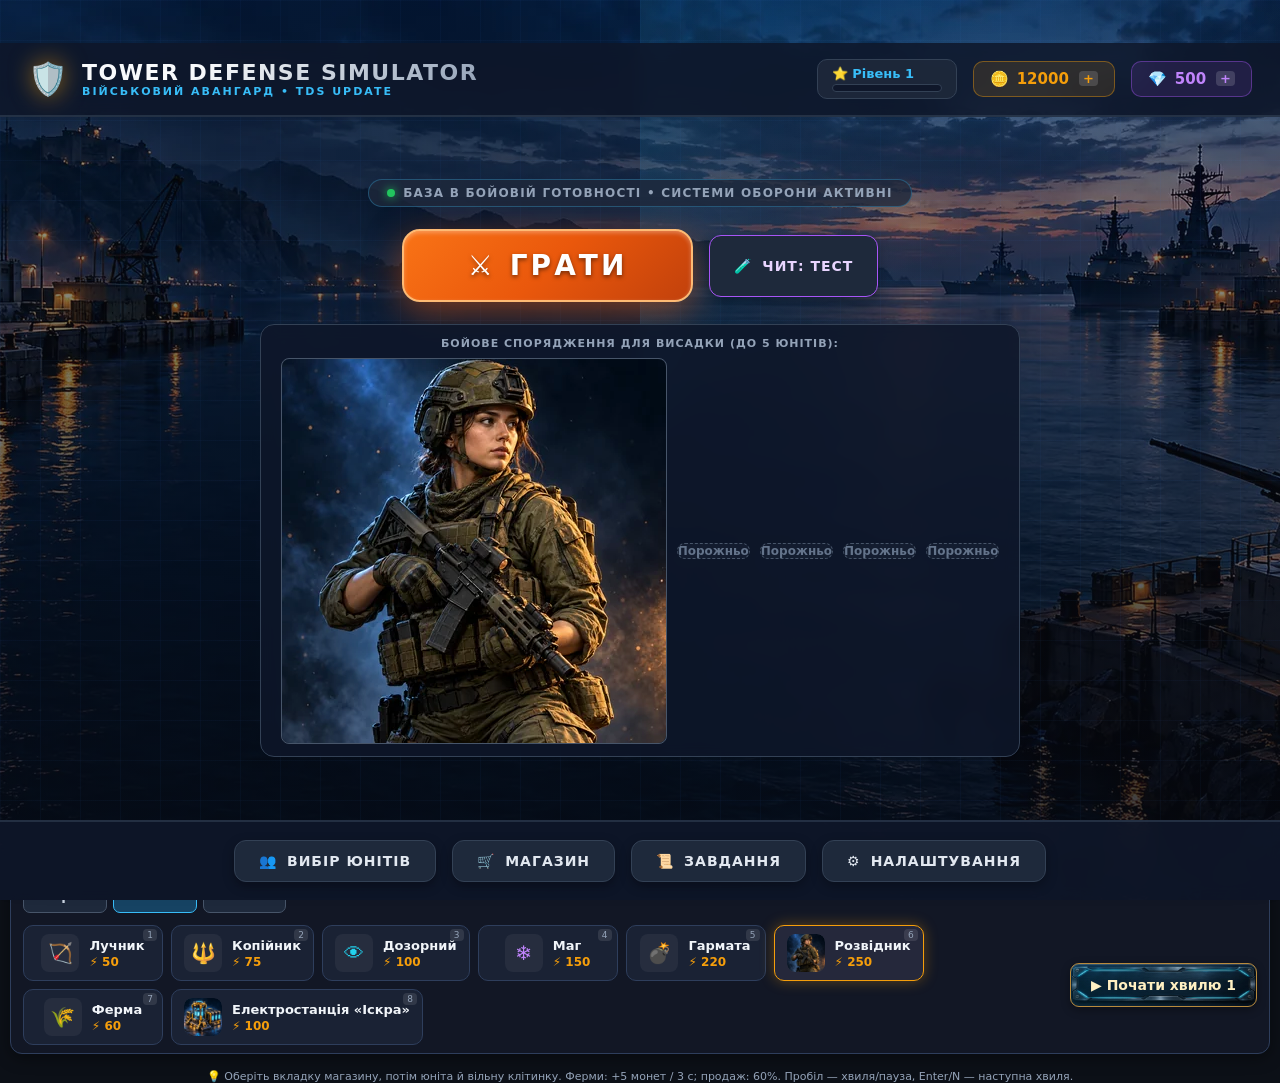
<file: index.html>
<!DOCTYPE html>
<html lang="uk">
<head>
  <meta charset="UTF-8">
  <meta name="viewport" content="width=device-width, initial-scale=1.0, viewport-fit=cover">
  <title>Tower Defense: Захисники Королівства</title>
  <link rel="stylesheet" href="styles.css">
</head>
<body>

  <!-- КОНТЕЙНЕР ПОВІДОМЛЕНЬ (TOASTS) -->
  <div id="toast-container"></div>

  <!-- АНІМАЦІЙНЕ ВІКНО ВІДКРИТТЯ СКРИНІ -->
  <div id="crate-opening-overlay" style="display: none;">
    <div class="crate-anim-box" id="crate-anim-icon">📦</div>
    <div class="crate-reward-card" id="crate-reward-box" style="display: none;">
      <h3 style="font-size: 20px; color: #f59e0b; margin-bottom: 8px;">🎉 НАГОРОДА ОТРИМАНА!</h3>
      <div id="crate-reward-content" style="font-size: 26px; font-weight: 800; margin: 12px 0;">+500 🪙</div>
      <button class="btn-military-primary" id="btn-close-crate-reward">Чудово! 👍</button>
    </div>
  </div>

  <!-- ==========================================================================
       ГОЛОВНЕ МЕНЮ (MAIN MENU OVERLAY)
       ========================================================================== -->
  <div id="main-menu-overlay">
    <div class="menu-radar-bg"></div>
    <div class="menu-particles" id="menu-particles-box"></div>

    <!-- ВЕРХНЯ ПАНЕЛЬ ГОЛОВНОГО МЕНЮ -->
    <header class="menu-topbar">
      <div class="game-logo-title">
        <span class="logo-shield">🛡️</span>
        <div>
          <div class="game-name">TOWER DEFENSE SIMULATOR</div>
          <div class="game-subtitle">ВІЙСЬКОВИЙ АВАНГАРД &bull; TDS UPDATE</div>
        </div>
      </div>

      <div class="menu-profile-stats">
        <div class="player-level-card" title="Прогрес рівня">
          <div class="level-badge" id="menu-level-badge">⭐ Рівень 1</div>
          <div class="xp-bar-wrapper">
            <div class="xp-bar-fill" id="menu-xp-fill" style="width: 0%;"></div>
            <span class="xp-text" id="menu-xp-text">0 / 100 XP</span>
          </div>
        </div>

        <div class="currency-badge coins" id="btn-menu-coins-chip" title="Монети (натисніть щоб відкрити магазин)">
          <span>🪙</span>
          <span id="menu-coins-val">1000</span>
          <span class="add-plus">+</span>
        </div>

        <div class="currency-badge crystals" id="btn-menu-crystals-chip" title="Преміум кристали (натисніть щоб відкрити магазин)">
          <span>💎</span>
          <span id="menu-crystals-val">100</span>
          <span class="add-plus">+</span>
        </div>
      </div>
    </header>

    <!-- ЦЕНТРАЛЬНА ЧАСТИНА ГОЛОВНОГО МЕНЮ -->
    <main class="menu-hero-center">
      <div class="hero-tactical-status">
        <span class="status-pulse-dot"></span> БАЗА В БОЙОВІЙ ГОТОВНОСТІ &bull; СИСТЕМИ ОБОРОНИ АКТИВНІ
      </div>

      <div class="hero-action-buttons">
        <button id="btn-main-play" class="btn-hero-play" title="Розпочати бій">
          <span class="play-icon">⚔️</span>
          <span class="play-label">ГРАТИ</span>
        </button>
        <button id="btn-test-cheat" class="nav-tab-btn hero-cheat-btn" title="Відкрити всі карти та отримати Ковбоя для тестування">
          <span class="tab-icon">🧪</span>
          <span class="tab-text">ЧИТ: ТЕСТ</span>
        </button>
      </div>

      <!-- ПЕРЕГЛЯД СПОРЯДЖЕННЯ (5 СЛОТІВ) -->
      <div class="hero-loadout-preview">
        <div class="loadout-preview-title">БОЙОВЕ СПОРЯДЖЕННЯ ДЛЯ ВИСАДКИ (ДО 5 ЮНІТІВ):</div>
        <div class="hero-slots-deck" id="hero-equipped-slots">
          <!-- Генерується динамічно -->
        </div>
      </div>
    </main>

    <!-- НИЖНЯ НАВІГАЦІЙНА ПАНЕЛЬ ГОЛОВНОГО МЕНЮ -->
    <footer class="menu-bottom-nav">
      <button class="nav-tab-btn" id="btn-nav-units" title="Вибір, покупка та огляд характеристик юнітів">
        <span class="tab-icon">👥</span>
        <span class="tab-text">ВИБІР ЮНІТІВ</span>
      </button>
      <button class="nav-tab-btn" id="btn-nav-shop" title="Магазин скринь, валюти та предметів">
        <span class="tab-icon">🛒</span>
        <span class="tab-text">МАГАЗИН</span>
      </button>
      <button class="nav-tab-btn" id="btn-nav-quests" title="Щоденні бойові завдання">
        <span class="tab-icon">📜</span>
        <span class="tab-text">ЗАВДАННЯ</span>
        <span class="quest-notification-badge" id="quest-notify-badge" style="display:none;">!</span>
      </button>
      <button class="nav-tab-btn" id="btn-nav-settings" title="Налаштування звуку та графіки">
        <span class="tab-icon">⚙️</span>
        <span class="tab-text">НАЛАШТУВАННЯ</span>
      </button>
    </footer>
  </div>

  <!-- ВЕРХНЯ ПАНЕЛЬ СТАНУ (ПІД ЧАС МАТЧУ) -->
  <header id="top-bar">
    <div class="stats-group">
      <div class="stat-badge gold" title="Монети для будівництва та покращень">
        <span>🪙</span>
        <span id="energy-val">100</span>
      </div>
      <div class="stat-badge lives" title="Залишок життів">
        <span>❤️</span>
        <span id="lives-val">20</span>
      </div>
      <div class="stat-badge wave" title="Поточна хвиля">
        <span>🌊</span>
        <span id="wave-val">0 / 25</span>
      </div>
      <div class="stat-badge" style="color: #cbd5e1;" title="Живих ворогів">
        <span>👾</span>
        <span id="enemies-val">0</span>
      </div>
    </div>

    <!-- КНОПКА SKIP ЗВЕРХУ ПОСЕРЕДИНІ -->
    <div class="skip-center-group">
      <button id="btn-top-skip" class="btn-skip" title="Почати наступну хвилю після завершення поточної">
        <span style="font-size: 15px;">⏩</span>
        <span>Хвиля</span>
      </button>
    </div>

    <div class="controls-group">
      <button id="btn-menu" class="btn-icon" title="Головне меню">🏠</button>
      <button id="btn-speed" class="btn-icon" title="Зміна швидкості гри (x1 / x2)">x1</button>
      <button id="btn-pause" class="btn-icon" title="Пауза гри">⏸</button>
      <button id="btn-sound" class="btn-icon active" title="Увімкнути/Вимкнути звук">🔊</button>
      <button id="btn-restart" class="btn-icon" title="Перезапустити або змінити карту">🔄</button>
    </div>
  </header>

  <div id="limit-counter" role="status" aria-live="polite">Ферми: 0/6 | Слабкі: 0/6 | Сильні: 0/4</div>
  <div id="stealth-hint" hidden>👁 Тут є невидимі вороги! Потрібен Дозорний.</div>
  <!-- ГОЛОВНИЙ ІГРОВИЙ КОНТЕЙНЕР -->
  <main id="game-container">
    <div id="canvas-wrapper">
      <canvas id="gameCanvas" width="1000" height="600"></canvas>

      <!-- Смужка боса вгорі полотна -->
      <div id="boss-health-bar">
        <div class="boss-header">
          <div class="boss-title" id="boss-name-label">
            <span>💀</span>
            <span id="boss-title-text">БОС: КАМ'ЯНИЙ ГОЛЕМ</span>
          </div>
          <div class="boss-hp-text" id="boss-hp-text">1000 / 1000</div>
        </div>
        <div class="boss-hp-track">
          <div class="boss-hp-fill" id="boss-hp-fill"></div>
        </div>
      </div>

      <!-- Оповіщення хвилі -->
      <div id="wave-announcer">ХВИЛЯ 1</div>
    </div>

    <!-- НИЖНЯ ПАНЕЛЬ КЕРУВАННЯ -->
    <div id="bottom-bar">
      <!-- Вибір башт для будівництва -->
      <nav class="shop-tabs" aria-label="Категорії магазину">
        <button type="button" data-shop-tab="farm" aria-selected="false">Ферми</button>
        <button type="button" data-shop-tab="weak" aria-selected="true">Слабкі</button>
        <button type="button" data-shop-tab="strong" aria-selected="false">Сильні</button>
      </nav>
      <div class="tower-cards-container" id="build-panel">
        <div class="tower-card" data-type="ARCHER" title="Стрілець: швидка стрільба по одиничних цілях">
          <span class="key-hint">1</span>
          <div class="tower-icon-box" style="color: #38bdf8;">🏹</div>
          <div class="tower-card-info">
            <span class="tower-card-name">Стрілець</span>
            <span class="tower-card-cost">⚡ 100</span>
          </div>
        </div>

        <div class="tower-card" data-type="CANNON" title="Гармата: урон по області (Splash) з вибухом">
          <span class="key-hint">2</span>
          <div class="tower-icon-box" style="color: #f97316;">💣</div>
          <div class="tower-card-info">
            <span class="tower-card-name">Гармата</span>
            <span class="tower-card-cost">⚡ 150</span>
          </div>
        </div>

        <div class="tower-card" data-type="MAGE" title="Маг: сповільнює ворогів крижаною магією">
          <span class="key-hint">3</span>
          <div class="tower-icon-box" style="color: #a855f7;">❄️</div>
          <div class="tower-card-info">
            <span class="tower-card-name">Маг</span>
            <span class="tower-card-cost">⚡ 125</span>
          </div>
        </div>

        <!-- Нові башти: Снайпер, Тесла, Отруйна -->
        <div class="tower-card" data-type="SNIPER" title="Снайпер: величезна дальність, нищівний постріл, критичні удари на рівні 4">
          <span class="key-hint">4</span>
          <div class="tower-icon-box" style="color: #84cc16;">🎯</div>
          <div class="tower-card-info">
            <span class="tower-card-name">Снайпер</span>
            <span class="tower-card-cost">⚡ 175</span>
          </div>
        </div>

        <div class="tower-card" data-type="TESLA" title="Тесла: ланцюгова блискавка б'є по 3-5 ворогам, паралізує на рівні 4">
          <span class="key-hint">5</span>
          <div class="tower-icon-box" style="color: #facc15;">⚡</div>
          <div class="tower-card-info">
            <span class="tower-card-name">Тесла</span>
            <span class="tower-card-cost">⚡ 200</span>
          </div>
        </div>

        <div class="tower-card" data-type="POISON" title="Отруйна: накладає отруту (урон з часом), сповільнює на рівні 4">
          <span class="key-hint">6</span>
          <div class="tower-icon-box" style="color: #4ade80;">🧪</div>
          <div class="tower-card-info">
            <span class="tower-card-name">Отруйна</span>
            <span class="tower-card-cost">⚡ 140</span>
          </div>
        </div>

        <!-- Нові морські вежі (активні лише на карті «Порт») -->
        <div class="tower-card naval-only" data-type="COASTAL_GUN" title="Берегова гармата: потужна артилерія по групах ворогів, 5 рівнів" style="display:none;">
          <span class="key-hint">7</span>
          <div class="tower-icon-box" style="color: #f97316;">🔫</div>
          <div class="tower-card-info">
            <span class="tower-card-name">Берег. гармата</span>
            <span class="tower-card-cost">⚡ 200</span>
          </div>
        </div>

        <div class="tower-card naval-only" data-type="ROCKET_BOAT" title="Ракетний катер: патрулює море, запускає ракети по всіх ворогах, 5 рівнів" style="display:none;">
          <span class="key-hint">8</span>
          <div class="tower-icon-box" style="color: #38bdf8;">🚤</div>
          <div class="tower-card-info">
            <span class="tower-card-name">Ракет. катер</span>
            <span class="tower-card-cost">⚡ 225</span>
          </div>
        </div>

        <div class="tower-card naval-only" data-type="SEA_DRONE" title="Морський дрон: літає, виявляє підводні цілі, атакує кулеметом/ракетами, 5 рівнів" style="display:none;">
          <span class="key-hint">9</span>
          <div class="tower-icon-box" style="color: #c084fc;">🛸</div>
          <div class="tower-card-info">
            <span class="tower-card-name">Морський дрон</span>
            <span class="tower-card-cost">⚡ 175</span>
          </div>
        </div>
      </div>

      <!-- Панель інспекції вибраної збудованої башти -->
      <div id="selected-tower-panel">
        <div class="tower-stats-preview">
          <div class="tower-name-level">
            <span id="inspect-name">Вежа</span>
            <span class="stars" id="inspect-stars">★☆☆☆</span>
          </div>
          <div class="tower-stats-values" id="inspect-stats">Шкода: 15 | Радіус: 130</div>
        </div>
        <button id="btn-upgrade-tower" class="panel-btn btn-upgrade">
          ⬆️ Покращити (<span id="upgrade-cost">80</span>⚡)
        </button>
        <button id="btn-collect-energy" class="panel-btn btn-upgrade" style="display:none;" title="Забрати накопичену енергію з електростанції">⚡ Забрати заряд</button>
        <button id="btn-sell-tower" class="panel-btn btn-sell">
          ♻️ Продати (+<span id="sell-value">70</span>⚡)
        </button>
        <button id="btn-close-inspect" class="btn-icon" style="width:28px;height:28px;font-size:12px;">✖</button>
      </div>

      <!-- Кнопка запуску хвилі -->
      <button id="btn-next-wave" class="btn-wave highlight">
        ▶ Почати хвилю 1
      </button>
    </div>

    <div class="guide-tip">
      💡 Оберіть вкладку магазину, потім юніта й вільну клітинку. Ферми: +5 монет / 3 с; продаж: 60%. Пробіл — хвиля/пауза, Enter/N — наступна хвиля.
    </div>
  </main>

  <!-- ==========================================================================
       МОДАЛЬНЕ ВІКНО: ВИБІР РЕЖИМУ (MODES)
       ========================================================================== -->
  <div class="modal-overlay" id="modal-mode-select" style="display: none;">
    <div class="modal-card modal-military-card">
      <div class="modal-header-flex">
        <h2 class="modal-title">⚔️ Оберіть бойовий режим</h2>
        <button class="modal-close-btn" id="btn-close-mode-modal">✖</button>
      </div>
      <p class="modal-subtitle">Оберіть складність військової операції перед висадкою на поле бою</p>

      <div class="modes-grid">
        <!-- Звичайний режим -->
        <div class="mode-card" data-mode="NORMAL" role="button" tabindex="0" aria-pressed="false">
          <div class="mode-badge normal">ЗВИЧАЙНИЙ</div>
          <img class="mode-art" src="assets/images/ui/mode-normal.webp" alt="Оборона зеленої долини" decoding="async">
          <div class="mode-name">Стандартний фронт</div>
          <p class="mode-desc">Вороги: +15% здоров'я, +5% швидкості. Коротші інтервали між ворогами. Авіаналіт кожні 3 хвилі.</p>
          <div class="mode-reward-badge">Старт: 100 🪙 · 20 ❤️ · нагороди 95%</div>
        </div>

        <!-- Складний режим -->
        <div class="mode-card" data-mode="HARD" role="button" tabindex="0" aria-pressed="true">
          <div class="mode-badge hard">СКЛАДНИЙ</div>
          <img class="mode-art" src="assets/images/ui/mode-hard.webp" alt="Важкий штурм" decoding="async">
          <div class="mode-name">Штурмовий прорив</div>
          <p class="mode-desc">Вороги: +70% здоров'я, +18% швидкості, на 20% більше піхоти й техніки. Інтервали коротші на 30%. Авіаналіт кожні 3 хвилі.</p>
          <div class="mode-reward-badge">Старт: 100 🪙 · 15 ❤️ · нагороди 80%</div>
        </div>

        <!-- Найвища складність -->
        <div class="mode-card" data-mode="NIGHTMARE" role="button" tabindex="0" aria-pressed="false">
          <div class="mode-badge endless">КОШМАР</div>
          <img class="mode-art" src="assets/images/ui/mode-nightmare.webp" alt="Битва у вулканічній зоні" decoding="async">
          <div class="mode-name">Останній рубіж</div>
          <p class="mode-desc">Вороги: +130% здоров'я, +30% швидкості, на 40% більше піхоти й техніки. Інтервали вдвічі коротші. Авіаналіт кожні 2 хвилі.</p>
          <div class="mode-reward-badge">Старт: 100 🪙 · 10 ❤️ · нагороди 65%</div>
        </div>
      </div>

      <div class="modal-footer-btns">
        <button class="btn-military-secondary" id="btn-back-mode-to-menu">⬅️ Назад до головного меню</button>
      </div>
    </div>
  </div>

  <!-- ==========================================================================
       МОДАЛЬНЕ ВІКНО: ВИБІР ЮНІТІВ ТА СПОРЯДЖЕННЯ (UNITS)
       ========================================================================== -->
  <div class="modal-overlay" id="modal-units" style="display: none;">
    <div class="modal-card modal-wide modal-military-card">
      <div class="modal-header-flex">
        <div style="display: flex; align-items: center; gap: 10px;">
          <h2 class="modal-title">👥 Бойові юніти та спорядження</h2>
          <span class="modal-tag">5 слотів для бою</span>
        </div>
        <button class="modal-close-btn" id="btn-close-units-modal">✖</button>
      </div>
      <p class="modal-subtitle">Споряджайте до 5 найсильніших юнітів. Вони будуть доступні для будівництва на бойовій карті.</p>

      <!-- Верхня панель 5 активних слотів -->
      <div class="loadout-bar-section">
        <div class="loadout-bar-header">
          <span>🎒 Активне спорядження (<span id="loadout-count-text">2 / 5</span>):</span>
          <span class="loadout-hint">Клікніть по картці слота, щоб зняти юніта (мінімум 1 юніт має бути в строю)</span>
        </div>
        <div class="loadout-slots-container" id="equipped-slots-container">
          <!-- Генерується динамічно -->
        </div>
      </div>

      <!-- Фільтри рідкостей -->
      <div class="unit-filter-tabs" id="unit-filter-tabs">
        <button class="filter-tab-btn active" data-filter="ALL">Усі (13)</button>
        <button class="filter-tab-btn" data-filter="COMMON">Звичайні</button>
        <button class="filter-tab-btn" data-filter="RARE">Рідкісні</button>
        <button class="filter-tab-btn" data-filter="EPIC">Епічні</button>
        <button class="filter-tab-btn" data-filter="LEGENDARY">Легендарні</button>
        <button class="filter-tab-btn" data-filter="MYTHIC">Міфічні</button>
      </div>

      <!-- Розділений блок: сітка карток + панель інспекції -->
      <div class="units-layout-split">
        <div class="unit-cards-grid-scroll" id="unit-cards-grid">
          <!-- 10 карток юнітів генеруються динамічно -->
        </div>

        <div class="unit-detail-panel" id="unit-detail-panel">
          <!-- Інспекція характеристик та 5 рівнів -->
        </div>
      </div>

      <div class="modal-footer-btns">
        <button class="btn-military-secondary" id="btn-back-units-to-menu">⬅️ Назад до головного меню</button>
      </div>
    </div>
  </div>

  <!-- ==========================================================================
       МОДАЛЬНЕ ВІКНО: МАГАЗИН (SHOP)
       ========================================================================== -->
  <div class="modal-overlay" id="modal-shop" style="display: none;">
    <div class="modal-card modal-wide modal-military-card">
      <div class="modal-header-flex">
        <h2 class="modal-title">🛒 Військовий магазин арсеналу</h2>
        <button class="modal-close-btn" id="btn-close-shop-modal">✖</button>
      </div>
      <p class="modal-subtitle">Купуйте скрині, нових юнітів та поповнюйте ресурси для армії</p>

      <div class="shop-sections-container">
        <!-- Секція скринь -->
        <div class="shop-section-title">📦 Військові скрині постачання</div>
        <div class="shop-crates-grid">
          <!-- Звичайна скриня -->
          <div class="crate-card">
            <div class="crate-icon">📦</div>
            <div class="crate-name">Звичайна скриня</div>
            <p class="crate-desc">Містить 150-450 монет або шанс розблокувати Звичайного/Рідкісного юніта!</p>
            <button class="btn-military-primary" id="btn-buy-crate-common" style="width: 100%;">
              Відкрити за 300 🪙
            </button>
          </div>

          <!-- Військова скриня -->
          <div class="crate-card" style="border-color: #38bdf8;">
            <div class="crate-icon">🎖️</div>
            <div class="crate-name" style="color: #38bdf8;">Військова скриня</div>
            <p class="crate-desc">Високий шанс отримати Епічного юніта (Інженер/Медик/Вогнеметник) або 1000 🪙 + 25 💎!</p>
            <button class="btn-military-primary" id="btn-buy-crate-military" style="width: 100%; background: linear-gradient(135deg, #0284c7, #38bdf8);">
              Відкрити за 800 🪙
            </button>
          </div>

          <!-- Легендарна скриня -->
          <div class="crate-card" style="border-color: #f59e0b;">
            <div class="crate-icon">👑</div>
            <div class="crate-name" style="color: #f59e0b;">Легендарна скриня</div>
            <p class="crate-desc">Гарантований Легендарний або Міфічний юніт (Ракетник/Дрон/Танкіст/Генерал) або 3500 🪙!</p>
            <button class="btn-military-primary" id="btn-buy-crate-legendary" style="width: 100%; background: linear-gradient(135deg, #d97706, #f59e0b); color: #0f172a;">
              Відкрити за 120 💎
            </button>
          </div>
        </div>

        <!-- Секція обміну валюти -->
        <div class="shop-section-title">💎 Обмін кристалів на монети</div>
        <div class="currency-packs-grid">
          <div class="currency-pack-card">
            <div class="pack-info">
              <span class="pack-icon">💰</span>
              <div>
                <div class="pack-amount">+1,000 🪙 Монет</div>
                <div class="pack-label">Тактичний пакет спорядження</div>
              </div>
            </div>
            <button class="btn-military-secondary" id="btn-exchange-30c" style="color: #c084fc; border-color: #c084fc;">
              30 💎
            </button>
          </div>

          <div class="currency-pack-card">
            <div class="pack-info">
              <span class="pack-icon">🏦</span>
              <div>
                <div class="pack-amount">+4,000 🪙 Монет</div>
                <div class="pack-label">Військовий фонд генералітету</div>
              </div>
            </div>
            <button class="btn-military-secondary" id="btn-exchange-100c" style="color: #c084fc; border-color: #c084fc;">
              100 💎
            </button>
          </div>
        </div>
      </div>

      <div class="modal-footer-btns">
        <button class="btn-military-secondary" id="btn-back-shop-to-menu">⬅️ Назад до головного меню</button>
      </div>
    </div>
  </div>

  <!-- ==========================================================================
       МОДАЛЬНЕ ВІКНО: ЗАВДАННЯ (QUESTS)
       ========================================================================== -->
  <div class="modal-overlay" id="modal-quests" style="display: none;">
    <div class="modal-card modal-military-card">
      <div class="modal-header-flex">
        <h2 class="modal-title">📜 Щоденні бойові завдання</h2>
        <button class="modal-close-btn" id="btn-close-quests-modal">✖</button>
      </div>
      <p class="modal-subtitle">Виконуйте місії штабу, щоб отримувати монети, кристали та досвід командувача</p>

      <div class="quests-list" id="quests-container">
        <!-- Генерується динамічно -->
      </div>

      <div class="modal-footer-btns">
        <button class="btn-military-secondary" id="btn-back-quests-to-menu">⬅️ Назад до головного меню</button>
      </div>
    </div>
  </div>

  <!-- ==========================================================================
       МОДАЛЬНЕ ВІКНО: НАЛАШТУВАННЯ (SETTINGS)
       ========================================================================== -->
  <div class="modal-overlay" id="modal-settings" style="display: none;">
    <div class="modal-card modal-military-card">
      <div class="modal-header-flex">
        <h2 class="modal-title">⚙️ Налаштування командного пункту</h2>
        <button class="modal-close-btn" id="btn-close-settings-modal">✖</button>
      </div>
      <p class="modal-subtitle">Конфігурація звуку, візуальних ефектів та керування збереженням</p>

      <div class="settings-form">
        <div class="setting-row">
          <div class="setting-label">
            <div class="setting-name">Гучність музики</div>
            <div class="setting-desc">Фоновий військовий саундтрек</div>
          </div>
          <div class="setting-ctrl">
            <input type="range" min="0" max="100" value="80" class="setting-slider" id="slider-music">
            <span id="label-music-val" style="font-size: 12px; font-weight: 700; width: 35px;">80%</span>
          </div>
        </div>

        <div class="setting-row">
          <div class="setting-label">
            <div class="setting-name">Гучність звукових ефектів (SFX)</div>
            <div class="setting-desc">Постріли, вибухи, сирени та інтерфейс</div>
          </div>
          <div class="setting-ctrl">
            <input type="range" min="0" max="100" value="80" class="setting-slider" id="slider-sfx">
            <span id="label-sfx-val" style="font-size: 12px; font-weight: 700; width: 35px;">80%</span>
          </div>
        </div>

        <div class="setting-row">
          <div class="setting-label">
            <div class="setting-name">Візуальні ефекти та частинки</div>
            <div class="setting-desc">Дим, іскри, спалахи вибухів та снарядів</div>
          </div>
          <div class="setting-ctrl">
            <button class="setting-switch" id="btn-toggle-particles">УВІМКНЕНО</button>
          </div>
        </div>

        <div class="setting-row">
          <div class="setting-label">
            <div class="setting-name">Якість графіки</div>
            <div class="setting-desc">Рівень згладжування та деталізації</div>
          </div>
          <div class="setting-ctrl">
            <select id="select-graphics-quality" class="setting-switch" style="background:#0f172a; cursor:pointer;">
              <option value="high" selected>Висока (60 FPS)</option>
              <option value="medium">Середня</option>
              <option value="low">Низька (Економія)</option>
            </select>
          </div>
        </div>

        <div class="setting-row" style="border-color: rgba(239, 68, 68, 0.4);">
          <div class="setting-label">
            <div class="setting-name" style="color: #ef4444;">Скидання бойового прогресу</div>
            <div class="setting-desc">Очистити баланс, рівень та розблокованих юнітів до початкового стану</div>
          </div>
          <div class="setting-ctrl">
            <button class="btn-military-secondary" id="btn-reset-profile" style="color: #ef4444; border-color: #ef4444;">
              Скинути дані ⚠️
            </button>
          </div>
        </div>
      </div>

      <div class="modal-footer-btns">
        <button class="btn-military-primary" id="btn-save-settings">Зберегти та закрити ✅</button>
      </div>
    </div>
  </div>

  <!-- ==========================================================================
       МОДАЛЬНЕ ВІКНО: ВИБІР КАРТИ (MAP SELECT)
       ========================================================================== -->
  <div class="modal-overlay" id="modal-map-select" style="display: none;">
    <div class="modal-card modal-military-card">
      <div class="modal-header-flex">
        <h2 class="modal-title">🏰 Оберіть карту бою</h2>
        <button class="modal-close-btn" id="btn-close-map-modal">✖</button>
      </div>
      <p class="modal-subtitle">Оберіть сектор бойових дій перед висадкою підрозділів</p>
      <p class="modal-subtitle" id="map-difficulty-summary">Складність: Складний · 100 монет · 15 життів</p>
      <p class="modal-subtitle">🪙 Ферми дають +5 кожні 3 с. Заробляйте на ворогах та хвилях, купуйте захист. Продаж повертає 60%.</p>

      <div class="map-cards-grid">
        <!-- Карта 1: Зелена долина -->
        <div class="map-select-card" data-map="VALLEY">
          <div class="map-preview-thumb">
            <canvas class="map-preview-canvas" id="preview-valley" width="500" height="300"></canvas>
          </div>
          <div class="map-name">
            <span>🌿 Зелена долина</span>
            <span class="map-diff diff-normal">Нормальна</span>
          </div>
          <p class="map-desc">
            Звивистий шлях через затишний зелений ліс. Багато зручних місць для розміщення гармат, розвідників та кулеметників.
          </p>
        </div>

        <!-- Карта 2: Лавовий каньйон -->
        <div class="map-select-card" data-map="LAVA">
          <div class="map-preview-thumb">
            <canvas class="map-preview-canvas" id="preview-lava" width="500" height="300"></canvas>
          </div>
          <div class="map-name">
            <span>🌋 Лавовий каньйон</span>
            <span class="map-diff diff-hard">Складна</span>
          </div>
          <p class="map-desc">
            Пекельна ущелина з розпеченою лавою. Довгий шлях з крутими поворотами, де критично важливі ракетники та сповільнення.
          </p>
        </div>

        <!-- Карта 3: Військовий порт -->
        <div class="map-select-card" data-map="PORT">
          <div class="map-preview-thumb">
            <canvas class="map-preview-canvas" id="preview-port" width="500" height="300"></canvas>
          </div>
          <div class="map-name">
            <span>⚓ Військовий порт</span>
            <span class="map-diff" style="background:rgba(56,189,248,0.2);color:#38bdf8;">Морська</span>
          </div>
          <p class="map-desc">
            Військово-морська база під атакою! Десантні кораблі, підводні човни та важкі есмінці. 30 хвиль. Фінальний бос — авіаносець «Адмірал»!
          </p>
        </div>

        <div class="map-select-card" data-map="WESTERN">
          <div class="map-preview-thumb">
            <canvas class="map-preview-canvas" id="preview-western" width="500" height="300"></canvas>
          </div>
          <div class="map-name">
            <span>🤠 Дикий Захід</span>
            <span class="map-diff diff-hard">Складна</span>
          </div>
          <p class="map-desc">Полегшена карта: починайте з 400 енергії. Пройдіть хвилі, щоб отримати юніта Ковбоя!</p>
        </div>
      </div>

      <div style="font-size: 13px; color: var(--text-muted); margin-bottom: 16px;">
        🌿🌋 — 25 хвиль, боси кожні 5 хвиль. &nbsp;⚓ — 30 хвиль, морські супротивники та бос «Адмірал»!
      </div>

      <div class="modal-footer-btns">
        <button class="btn-military-secondary" id="btn-back-map-to-mode">⬅️ Назад до вибору режиму</button>
      </div>
    </div>
  </div>

  <!-- ==========================================================================
       МОДАЛЬНЕ ВІКНО: ПОРАЗКА (DEFEAT)
       ========================================================================== -->
  <div class="modal-overlay" id="modal-defeat" style="display: none;">
    <div class="modal-card modal-military-card" style="border-color: #ef4444;">
      <h2 class="modal-title game-over-title">💀 Оборону прорвано!</h2>
      <p class="modal-subtitle">Ворожі сили прорвали лінію укріплень бази</p>

      <div class="modal-stats">
        <div class="modal-stat-item">
          <span class="modal-stat-label">Хвиль витримано</span>
          <span class="modal-stat-val" id="stat-defeat-waves">0</span>
        </div>
        <div class="modal-stat-item">
          <span class="modal-stat-label">Вбито ворогів</span>
          <span class="modal-stat-val" id="stat-defeat-kills">0</span>
        </div>
        <div class="modal-stat-item">
          <span class="modal-stat-label">Збудовано юнітів</span>
          <span class="modal-stat-val" id="stat-defeat-towers">0</span>
        </div>
      </div>

      <div style="background: rgba(30, 41, 59, 0.7); border-radius: 10px; padding: 12px; margin-bottom: 20px; font-size: 13px;">
        <span style="color: #94a3b8;">Отримані бойові нагороди: </span>
        <span style="color: #f59e0b; font-weight: 800;" id="stat-defeat-reward-coins">+50 🪙</span>, 
        <span style="color: #38bdf8; font-weight: 800;" id="stat-defeat-reward-xp">+30 XP</span>
      </div>

      <div style="display: flex; gap: 12px; justify-content: center;">
        <button id="btn-retry" class="btn-military-primary" style="padding: 12px 28px;">Спробувати знову 🔄</button>
        <button id="btn-defeat-to-menu" class="btn-military-secondary" style="padding: 12px 28px;">🏠 В головне меню</button>
      </div>
    </div>
  </div>

  <!-- ==========================================================================
       МОДАЛЬНЕ ВІКНО: ПЕРЕМОГА (VICTORY)
       ========================================================================== -->
  <div class="modal-overlay" id="modal-victory" style="display: none;">
    <div class="modal-card modal-military-card" style="border-color: #f59e0b;">
      <h2 class="modal-title victory-title">👑 Беззаперечна Перемога!</h2>
      <p class="modal-subtitle" id="victory-subtitle-text">Усі хвилі відбито, ворожу армію вщент розгромлено!</p>

      <div class="modal-stats">
        <div class="modal-stat-item">
          <span class="modal-stat-label">Залишок життів</span>
          <span class="modal-stat-val" id="stat-victory-lives" style="color: var(--accent-red);">20</span>
        </div>
        <div class="modal-stat-item">
          <span class="modal-stat-label">Знищено ворогів</span>
          <span class="modal-stat-val" id="stat-victory-kills">0</span>
        </div>
        <div class="modal-stat-item">
          <span class="modal-stat-label">Залишок монет 🪙</span>
          <span class="modal-stat-val" id="stat-victory-energy" style="color: var(--accent-gold);">0</span>
        </div>
      </div>

      <div style="background: rgba(30, 41, 59, 0.7); border-radius: 10px; padding: 14px; margin-bottom: 24px; font-size: 15px;">
        <span style="color: #94a3b8;">Бойова винагорода за перемогу: </span>
        <span style="color: #f59e0b; font-weight: 800;" id="stat-victory-reward-coins">+300 🪙</span> &nbsp;|&nbsp;
        <span style="color: #c084fc; font-weight: 800;" id="stat-victory-reward-crystals">+25 💎</span> &nbsp;|&nbsp;
        <span style="color: #38bdf8; font-weight: 800;" id="stat-victory-reward-xp">+150 XP</span>
      </div>

      <div style="display: flex; gap: 12px; justify-content: center;">
        <button id="btn-victory-restart" class="btn-military-primary" style="padding: 12px 28px;">Грати знову 🏆</button>
        <button id="btn-victory-to-menu" class="btn-military-secondary" style="padding: 12px 28px;">🏠 В головне меню</button>
      </div>
    </div>
  </div>

  <script src="assets/naval-art.js"></script>
  <script src="assets/game-art.js"></script>
  <script src="game.js"></script>
</body>
</html>
</file>
<file: styles.css>
:root {
      --bg-main: #0c1017;
      --bg-panel: rgba(18, 24, 38, 0.95);
      --bg-card: #1a2234;
      --bg-card-hover: #26334d;
      --border-color: #2e3e5c;
      --border-accent: #3b82f6;
      --accent-gold: #f59e0b;
      --accent-red: #ef4444;
      --accent-blue: #38bdf8;
      --accent-green: #22c55e;
      --accent-purple: #a855f7;
      --text-main: #f1f5f9;
      --text-muted: #94a3b8;
      --font-family: system-ui, -apple-system, BlinkMacSystemFont, 'Segoe UI', Roboto, Helvetica, Arial, sans-serif;
    }

    * {
      box-sizing: border-box;
      margin: 0;
      padding: 0;
      user-select: none;
      -webkit-user-select: none;
    }

    body {
      background-color: var(--bg-main);
      color: var(--text-main);
      font-family: var(--font-family);
      min-height: 100vh;
      display: flex;
      flex-direction: column;
      align-items: center;
      justify-content: flex-start;
      overflow-x: hidden;
      touch-action: manipulation;
    }

    /* Верхня панель стану */
    #top-bar {
      width: 100%;
      max-width: 1040px;
      padding: 10px 16px;
      display: flex;
      flex-wrap: wrap;
      align-items: center;
      justify-content: space-between;
      gap: 12px;
      background: var(--bg-panel);
      border-bottom: 2px solid var(--border-color);
      box-shadow: 0 4px 20px rgba(0, 0, 0, 0.5);
      z-index: 20;
    }

    .stats-group {
      display: flex;
      align-items: center;
      gap: 16px;
      flex-wrap: wrap;
    }

    .stat-badge {
      display: flex;
      align-items: center;
      gap: 6px;
      background: var(--bg-card);
      border: 1px solid var(--border-color);
      padding: 6px 14px;
      border-radius: 20px;
      font-weight: 700;
      font-size: 15px;
      letter-spacing: 0.5px;
      box-shadow: inset 0 1px 2px rgba(255, 255, 255, 0.05);
    }

    .stat-badge.gold {
      color: var(--accent-gold);
      border-color: rgba(245, 158, 11, 0.4);
    }
    .stat-badge.lives {
      color: var(--accent-red);
      border-color: rgba(239, 68, 68, 0.4);
    }
    .stat-badge.wave {
      color: var(--accent-blue);
      border-color: rgba(56, 189, 248, 0.4);
    }

    .controls-group {
      display: flex;
      align-items: center;
      gap: 8px;
    }

    /* Кнопка Skip зверху посередині */
    .skip-center-group {
      display: flex;
      align-items: center;
      justify-content: center;
    }

    .btn-skip {
      background: linear-gradient(135deg, #f59e0b, #d97706);
      color: #0b0f17;
      border: 2px solid #fbbf24;
      padding: 7px 22px;
      font-size: 14px;
      font-weight: 900;
      border-radius: 22px;
      letter-spacing: 1.5px;
      box-shadow: 0 0 16px rgba(245, 158, 11, 0.45);
      cursor: pointer;
      display: inline-flex;
      align-items: center;
      gap: 6px;
      transition: all 0.15s ease;
      text-transform: uppercase;
      animation: pulseSkip 2s infinite ease-in-out;
    }

    @keyframes pulseSkip {
      0%, 100% { box-shadow: 0 0 12px rgba(245, 158, 11, 0.4); }
      50% { box-shadow: 0 0 22px rgba(245, 158, 11, 0.8), 0 0 6px #fbbf24; }
    }

    .btn-skip:hover:not(:disabled) {
      background: linear-gradient(135deg, #fbbf24, #f59e0b);
      transform: translateY(-1px) scale(1.05);
      box-shadow: 0 0 24px rgba(245, 158, 11, 0.85);
    }

    .btn-skip:active:not(:disabled) {
      transform: translateY(1px) scale(0.98);
    }

    .btn-skip:disabled {
      opacity: 0.35;
      cursor: not-allowed;
      filter: grayscale(0.8);
      animation: none;
      box-shadow: none;
    }

    button {
      font-family: inherit;
      border: none;
      outline: none;
      cursor: pointer;
      display: inline-flex;
      align-items: center;
      justify-content: center;
      gap: 6px;
      font-weight: 600;
      border-radius: 8px;
      transition: all 0.15s ease;
    }

    .btn-icon {
      background: var(--bg-card);
      color: var(--text-main);
      border: 1px solid var(--border-color);
      width: 38px;
      height: 38px;
      border-radius: 8px;
      font-size: 16px;
    }

    .btn-icon:hover {
      background: var(--bg-card-hover);
      border-color: var(--accent-blue);
      transform: translateY(-1px);
    }

    .btn-icon.active {
      background: var(--accent-blue);
      color: #041021;
      border-color: var(--accent-blue);
    }

    /* Головна ігрова зона */
    #game-container {
      position: relative;
      width: 100%;
      max-width: 1040px;
      margin: 8px auto 0;
      padding: 0 10px;
      display: flex;
      flex-direction: column;
      align-items: center;
    }

    #canvas-wrapper {
      position: relative;
      width: 100%;
      aspect-ratio: 1000 / 600;
      max-height: 70vh;
      border-radius: 12px;
      overflow: hidden;
      box-shadow: 0 8px 32px rgba(0, 0, 0, 0.8), 0 0 0 2px var(--border-color);
      background: #000;
    }

    canvas {
      display: block;
      width: 100%;
      height: 100%;
      cursor: crosshair;
    }

    /* Верхня смуга здоров'я боса */
    #boss-health-bar {
      position: absolute;
      top: 14px;
      left: 50%;
      transform: translateX(-50%);
      width: 85%;
      max-width: 520px;
      background: rgba(12, 16, 23, 0.92);
      border: 2px solid var(--accent-red);
      border-radius: 12px;
      padding: 8px 14px;
      box-shadow: 0 6px 20px rgba(239, 68, 68, 0.4);
      display: none;
      flex-direction: column;
      gap: 4px;
      z-index: 10;
      backdrop-filter: blur(4px);
    }

    .boss-header {
      display: flex;
      justify-content: space-between;
      align-items: center;
      font-size: 13px;
      font-weight: 700;
    }

    .boss-title {
      color: #f87171;
      text-transform: uppercase;
      letter-spacing: 1px;
      display: flex;
      align-items: center;
      gap: 6px;
    }

    .boss-hp-text {
      color: var(--text-main);
      font-variant-numeric: tabular-nums;
    }

    .boss-hp-track {
      width: 100%;
      height: 12px;
      background: #331518;
      border-radius: 6px;
      overflow: hidden;
      border: 1px solid rgba(239, 68, 68, 0.5);
    }

    .boss-hp-fill {
      height: 100%;
      width: 100%;
      background: linear-gradient(90deg, #dc2626, #f87171);
      transition: width 0.1s linear;
    }

    /* Оповіщення хвилі */
    #wave-announcer {
      position: absolute;
      top: 35%;
      left: 50%;
      transform: translate(-50%, -50%);
      background: rgba(10, 15, 26, 0.95);
      border: 2px solid var(--accent-gold);
      padding: 16px 36px;
      border-radius: 16px;
      font-size: 24px;
      font-weight: 800;
      color: var(--accent-gold);
      letter-spacing: 1.5px;
      text-align: center;
      pointer-events: none;
      opacity: 0;
      transition: opacity 0.3s ease, transform 0.3s ease;
      box-shadow: 0 10px 40px rgba(245, 158, 11, 0.4);
      z-index: 15;
    }

    #wave-announcer.show {
      opacity: 1;
      transform: translate(-50%, -50%) scale(1.05);
    }

    /* Нижня панель керування та вибору башт */
    #bottom-bar {
      width: 100%;
      max-width: 1040px;
      margin: 10px auto;
      padding: 8px 12px;
      display: flex;
      flex-wrap: wrap;
      align-items: center;
      justify-content: space-between;
      gap: 12px;
      background: var(--bg-panel);
      border: 1px solid var(--border-color);
      border-radius: 12px;
      box-shadow: 0 4px 16px rgba(0, 0, 0, 0.4);
    }

    .tower-cards-container {
      display: flex;
      align-items: center;
      gap: 8px;
      flex-wrap: wrap;
    }

    .tower-card {
      background: var(--bg-card);
      border: 1.5px solid var(--border-color);
      border-radius: 10px;
      padding: 8px 12px;
      display: flex;
      align-items: center;
      gap: 10px;
      cursor: pointer;
      transition: all 0.15s ease;
      min-width: 140px;
      position: relative;
    }

    .tower-card:hover {
      background: var(--bg-card-hover);
      border-color: var(--accent-blue);
      transform: translateY(-2px);
    }

    .tower-card.selected {
      border-color: var(--accent-gold);
      background: #25283b;
      box-shadow: 0 0 14px rgba(245, 158, 11, 0.35);
    }

    .tower-card.disabled {
      opacity: 0.45;
      cursor: not-allowed;
      filter: grayscale(0.7);
    }

    .tower-icon-box {
      width: 38px;
      height: 38px;
      border-radius: 8px;
      display: flex;
      align-items: center;
      justify-content: center;
      font-size: 20px;
      background: rgba(255, 255, 255, 0.05);
    }

    .tower-card-info {
      display: flex;
      flex-direction: column;
      gap: 2px;
    }

    .tower-card-name {
      font-size: 13px;
      font-weight: 700;
      color: var(--text-main);
    }

    .tower-card-cost {
      font-size: 12px;
      font-weight: 800;
      color: var(--accent-gold);
      display: flex;
      align-items: center;
      gap: 3px;
    }

    .key-hint {
      position: absolute;
      top: 3px;
      right: 5px;
      font-size: 9px;
      background: rgba(255, 255, 255, 0.1);
      padding: 1px 4px;
      border-radius: 4px;
      color: var(--text-muted);
    }

    /* Інфо-панель вибраної розміщеної башти */
    #selected-tower-panel {
      display: none;
      align-items: center;
      gap: 12px;
      flex-wrap: wrap;
      background: #151c2c;
      border: 1px solid var(--accent-blue);
      border-radius: 10px;
      padding: 6px 12px;
    }

    .tower-stats-preview {
      display: flex;
      flex-direction: column;
      gap: 2px;
      font-size: 12px;
    }

    .tower-name-level {
      font-weight: 800;
      color: var(--accent-blue);
      display: flex;
      align-items: center;
      gap: 6px;
    }

    .stars {
      color: var(--accent-gold);
      font-size: 11px;
      letter-spacing: 1px;
    }

    .tower-stats-values {
      color: var(--text-muted);
      font-size: 11px;
    }

    .panel-btn {
      padding: 7px 12px;
      font-size: 12px;
      border-radius: 6px;
      font-weight: 700;
    }

    .btn-upgrade {
      background: linear-gradient(135deg, #059669, #10b981);
      color: #fff;
    }
    .btn-upgrade:hover:not(:disabled) {
      box-shadow: 0 0 10px rgba(16, 185, 129, 0.5);
    }
    .btn-upgrade:disabled {
      background: #334155;
      color: #94a3b8;
      cursor: not-allowed;
    }

    .btn-sell {
      background: linear-gradient(135deg, #b91c1c, #dc2626);
      color: #fff;
    }
    .btn-sell:hover {
      box-shadow: 0 0 10px rgba(220, 38, 38, 0.5);
    }

    /* Кнопка наступної хвилі */
    .btn-wave {
      background: linear-gradient(135deg, #2563eb, #3b82f6);
      color: #fff;
      padding: 10px 20px;
      font-size: 14px;
      border-radius: 8px;
      font-weight: 800;
      box-shadow: 0 4px 12px rgba(37, 99, 235, 0.4);
    }

    .btn-wave:hover:not(:disabled) {
      background: linear-gradient(135deg, #1d4ed8, #2563eb);
      transform: translateY(-1px);
      box-shadow: 0 6px 16px rgba(37, 99, 235, 0.6);
    }

    .btn-wave:disabled {
      background: #252e42;
      color: #64748b;
      cursor: not-allowed;
      box-shadow: none;
    }

    .btn-wave.highlight {
      animation: pulseWave 1.4s infinite;
    }

    @keyframes pulseWave {
      0% { box-shadow: 0 0 0 0 rgba(59, 130, 246, 0.7); }
      70% { box-shadow: 0 0 0 10px rgba(59, 130, 246, 0); }
      100% { box-shadow: 0 0 0 0 rgba(59, 130, 246, 0); }
    }

    /* Модальні вікна (Вибір карти, Перемога, Поразка) */
    .modal-overlay {
      position: fixed;
      top: 0;
      left: 0;
      width: 100vw;
      height: 100vh;
      background: rgba(8, 12, 20, 0.85);
      backdrop-filter: blur(8px);
      display: flex;
      align-items: center;
      justify-content: center;
      z-index: 100;
      padding: 16px;
    }

    .modal-card {
      background: var(--bg-panel);
      border: 2px solid var(--border-color);
      border-radius: 20px;
      max-width: 680px;
      width: 100%;
      padding: 28px;
      box-shadow: 0 16px 48px rgba(0, 0, 0, 0.9);
      text-align: center;
      animation: modalPop 0.3s cubic-bezier(0.16, 1, 0.3, 1);
    }

    @keyframes modalPop {
      0% { opacity: 0; transform: scale(0.9); }
      100% { opacity: 1; transform: scale(1); }
    }

    .modal-title {
      font-size: 26px;
      font-weight: 800;
      margin-bottom: 8px;
    }

    .modal-subtitle {
      color: var(--text-muted);
      font-size: 14px;
      margin-bottom: 24px;
    }

    .map-cards-grid {
      display: grid;
      grid-template-columns: 1fr 1fr;
      gap: 16px;
      margin-bottom: 20px;
    }

    @media (max-width: 600px) {
      .map-cards-grid {
        grid-template-columns: 1fr;
      }
    }

    .map-select-card {
      background: var(--bg-card);
      border: 2px solid var(--border-color);
      border-radius: 14px;
      padding: 16px;
      cursor: pointer;
      text-align: left;
      transition: all 0.2s ease;
      display: flex;
      flex-direction: column;
      gap: 10px;
    }

    .map-select-card:hover {
      border-color: var(--accent-blue);
      transform: translateY(-3px);
      background: var(--bg-card-hover);
      box-shadow: 0 8px 24px rgba(56, 189, 248, 0.25);
    }

    .map-preview-thumb {
      width: 100%;
      height: 110px;
      border-radius: 8px;
      overflow: hidden;
      background: #111;
      display: flex;
      align-items: center;
      justify-content: center;
      position: relative;
    }

    .map-preview-canvas {
      width: 100%;
      height: 100%;
    }

    .map-name {
      font-size: 16px;
      font-weight: 700;
      color: var(--text-main);
      display: flex;
      align-items: center;
      justify-content: space-between;
    }

    .map-diff {
      font-size: 11px;
      padding: 2px 6px;
      border-radius: 4px;
      font-weight: 700;
      text-transform: uppercase;
    }

    .diff-normal { background: rgba(34, 197, 94, 0.2); color: var(--accent-green); }
    .diff-hard { background: rgba(239, 68, 68, 0.2); color: var(--accent-red); }

    .map-desc {
      font-size: 12px;
      color: var(--text-muted);
      line-height: 1.4;
    }

    .game-over-title {
      color: var(--accent-red);
    }

    .victory-title {
      color: var(--accent-gold);
    }

    .modal-stats {
      background: var(--bg-card);
      border-radius: 10px;
      padding: 16px;
      margin-bottom: 24px;
      display: flex;
      justify-content: space-around;
      gap: 8px;
    }

    .modal-stat-item {
      display: flex;
      flex-direction: column;
      gap: 4px;
    }

    .modal-stat-label {
      font-size: 11px;
      color: var(--text-muted);
      text-transform: uppercase;
    }

    .modal-stat-val {
      font-size: 20px;
      font-weight: 800;
      color: var(--text-main);
    }

    .btn-action-large {
      background: linear-gradient(135deg, #2563eb, #3b82f6);
      color: #fff;
      padding: 12px 32px;
      font-size: 16px;
      font-weight: 800;
      border-radius: 10px;
      box-shadow: 0 4px 16px rgba(37, 99, 235, 0.4);
    }

    .btn-action-large:hover {
      transform: translateY(-2px);
      box-shadow: 0 6px 20px rgba(37, 99, 235, 0.6);
    }

    /* Довідка / Правила */
    .guide-tip {
      font-size: 11px;
      color: var(--text-muted);
      margin-top: 6px;
      text-align: center;
    }

    /* Адаптивність */
    @media (max-width: 860px) {
      #top-bar {
        padding: 8px 10px;
        gap: 8px;
        justify-content: center;
      }
      .skip-center-group {
        order: 3;
        width: 100%;
        margin-top: 2px;
      }
      .btn-skip {
        width: 100%;
        padding: 8px 14px;
        font-size: 13px;
      }
      .stat-badge {
        padding: 4px 8px;
        font-size: 13px;
      }
      .btn-icon {
        width: 32px;
        height: 32px;
        font-size: 13px;
      }
      .tower-card {
        min-width: 110px;
        padding: 6px 8px;
      }
      .tower-icon-box {
        width: 30px;
        height: 30px;
        font-size: 16px;
      }
      .tower-card-name { font-size: 11px; }
      .tower-card-cost { font-size: 11px; }
    }

    /* ==========================================================================
       ВІЙСЬКОВИЙ ІНТЕРФЕЙС: ГОЛОВНЕ МЕНЮ, ЮНІТИ, МАГАЗИН, ЗАВДАННЯ, НАЛАШТУВАННЯ
       ========================================================================== */
    #main-menu-overlay {
      position: fixed;
      top: 0;
      left: 0;
      width: 100vw;
      height: 100vh;
      background: #0c111d;
      background-image: linear-gradient(rgba(6, 9, 17, 0.35), rgba(6, 9, 17, 0.8)), url('assets/images/naval-menu.webp');
      background-size: cover;
      background-position: center;
      z-index: 1000;
      display: flex;
      flex-direction: column;
      justify-content: space-between;
      overflow: hidden;
      color: #f8fafc;
      transition: opacity 0.3s ease, visibility 0.3s ease;
    }

    /* Фоновий радарний ефект та сітка */
    .menu-radar-bg {
      position: absolute;
      inset: 0;
      pointer-events: none;
      background-image: 
        linear-gradient(rgba(59, 130, 246, 0.04) 1px, transparent 1px),
        linear-gradient(90deg, rgba(59, 130, 246, 0.04) 1px, transparent 1px);
      background-size: 40px 40px;
      z-index: 1;
    }

    .menu-radar-bg::after {
      content: '';
      position: absolute;
      top: -50%;
      left: -50%;
      width: 200%;
      height: 200%;
      background: conic-gradient(from 0deg at 50% 50%, rgba(56, 189, 248, 0.12) 0deg, transparent 60deg, transparent 360deg);
      animation: radarSpin 10s linear infinite;
    }

    @keyframes radarSpin {
      from { transform: rotate(0deg); }
      to { transform: rotate(360deg); }
    }

    /* Верхній бар головного меню */
    .menu-topbar {
      position: relative;
      z-index: 10;
      display: flex;
      align-items: center;
      justify-content: space-between;
      padding: 16px 28px;
      background: rgba(15, 23, 42, 0.85);
      border-bottom: 2px solid rgba(51, 65, 85, 0.6);
      backdrop-filter: blur(10px);
    }

    .game-logo-title {
      display: flex;
      align-items: center;
      gap: 14px;
    }

    .logo-shield {
      font-size: 32px;
      filter: drop-shadow(0 0 12px rgba(245, 158, 11, 0.6));
    }

    .game-name {
      font-size: 22px;
      font-weight: 900;
      letter-spacing: 1.5px;
      background: linear-gradient(135deg, #f8fafc 30%, #94a3b8 100%);
      -webkit-background-clip: text;
      -webkit-text-fill-color: transparent;
      text-transform: uppercase;
    }

    .game-subtitle {
      font-size: 11px;
      font-weight: 700;
      letter-spacing: 2px;
      color: #38bdf8;
      text-transform: uppercase;
    }

    .menu-profile-stats {
      display: flex;
      align-items: center;
      gap: 16px;
    }

    .player-level-card {
      display: flex;
      flex-direction: column;
      gap: 3px;
      background: rgba(30, 41, 59, 0.9);
      border: 1px solid #334155;
      padding: 6px 14px;
      border-radius: 10px;
    }

    .level-badge {
      font-size: 13px;
      font-weight: 800;
      color: #38bdf8;
      display: flex;
      align-items: center;
      gap: 4px;
    }

    .xp-bar-wrapper {
      position: relative;
      width: 110px;
      height: 8px;
      background: #0f172a;
      border-radius: 4px;
      overflow: hidden;
      border: 1px solid #334155;
    }

    .xp-bar-fill {
      height: 100%;
      background: linear-gradient(90deg, #38bdf8, #818cf8);
      transition: width 0.3s ease;
    }

    .xp-text {
      position: absolute;
      top: -9px;
      right: 0;
      font-size: 9px;
      color: #94a3b8;
      display: none;
    }

    .currency-badge {
      display: flex;
      align-items: center;
      gap: 8px;
      padding: 8px 16px;
      border-radius: 10px;
      font-weight: 800;
      font-size: 15px;
      cursor: pointer;
      transition: all 0.2s ease;
    }

    .currency-badge.coins {
      background: rgba(245, 158, 11, 0.12);
      border: 1.5px solid rgba(245, 158, 11, 0.4);
      color: #f59e0b;
    }
    .currency-badge.coins:hover {
      background: rgba(245, 158, 11, 0.22);
      box-shadow: 0 0 14px rgba(245, 158, 11, 0.3);
      transform: translateY(-1px);
    }

    .currency-badge.crystals {
      background: rgba(168, 85, 247, 0.12);
      border: 1.5px solid rgba(168, 85, 247, 0.4);
      color: #c084fc;
    }
    .currency-badge.crystals:hover {
      background: rgba(168, 85, 247, 0.22);
      box-shadow: 0 0 14px rgba(168, 85, 247, 0.3);
      transform: translateY(-1px);
    }

    .add-plus {
      font-size: 13px;
      padding: 0 4px;
      background: rgba(255, 255, 255, 0.15);
      border-radius: 4px;
      margin-left: 2px;
    }

    /* Центральна секція головного меню */
    .menu-hero-center {
      position: relative;
      z-index: 10;
      display: flex;
      flex-direction: column;
      align-items: center;
      justify-content: center;
      gap: 22px;
      padding: 20px;
      text-align: center;
    }

    .hero-tactical-status {
      display: inline-flex;
      align-items: center;
      gap: 8px;
      padding: 6px 18px;
      background: rgba(30, 41, 59, 0.8);
      border: 1px solid rgba(56, 189, 248, 0.3);
      border-radius: 20px;
      font-size: 12px;
      font-weight: 700;
      letter-spacing: 1.2px;
      color: #94a3b8;
    }

    .status-pulse-dot {
      width: 8px;
      height: 8px;
      background: #22c55e;
      border-radius: 50%;
      box-shadow: 0 0 10px #22c55e;
      animation: pulseGreen 1.5s infinite;
    }

    @keyframes pulseGreen {
      0%, 100% { opacity: 1; transform: scale(1); }
      50% { opacity: 0.4; transform: scale(0.85); }
    }

    /* Велика кнопка ГРАТИ */
    .hero-action-buttons { display: flex; align-items: center; justify-content: center; gap: 16px; flex-wrap: wrap; }
    .hero-cheat-btn { min-height: 62px; }
    .btn-hero-play {
      position: relative;
      background: linear-gradient(135deg, #f97316 0%, #ea580c 50%, #c2410c 100%);
      color: #ffffff;
      border: 2px solid #fdba74;
      border-radius: 18px;
      padding: 18px 64px;
      font-size: 28px;
      font-weight: 900;
      letter-spacing: 3px;
      cursor: pointer;
      display: inline-flex;
      align-items: center;
      gap: 14px;
      box-shadow: 0 10px 35px rgba(234, 88, 12, 0.5), inset 0 2px 4px rgba(255, 255, 255, 0.3);
      transition: all 0.2s cubic-bezier(0.16, 1, 0.3, 1);
      overflow: hidden;
      text-shadow: 0 2px 4px rgba(0, 0, 0, 0.5);
    }

    .btn-hero-play:hover {
      transform: translateY(-3px) scale(1.03);
      box-shadow: 0 16px 45px rgba(234, 88, 12, 0.7), inset 0 2px 6px rgba(255, 255, 255, 0.5);
      border-color: #ffedd5;
    }

    .btn-hero-play:active {
      transform: translateY(1px) scale(0.98);
    }

    /* Попередній перегляд спорядження в центрі меню */
    .hero-loadout-preview {
      background: rgba(15, 23, 42, 0.85);
      border: 1px solid #334155;
      border-radius: 14px;
      padding: 12px 20px;
      display: flex;
      flex-direction: column;
      gap: 8px;
      backdrop-filter: blur(8px);
    }

    .loadout-preview-title {
      font-size: 11px;
      font-weight: 800;
      color: #94a3b8;
      letter-spacing: 1px;
      text-transform: uppercase;
    }

    .hero-slots-deck {
      display: flex;
      align-items: center;
      justify-content: center;
      gap: 10px;
    }

    .hero-slot-badge {
      display: flex;
      align-items: center;
      gap: 8px;
      background: #1e293b;
      border: 1.5px solid #475569;
      border-radius: 8px;
      padding: 6px 12px;
      font-size: 13px;
      font-weight: 700;
      color: #f1f5f9;
      cursor: pointer;
      transition: all 0.15s ease;
    }

    .hero-slot-badge:hover {
      border-color: #38bdf8;
      transform: translateY(-2px);
    }

    .hero-slot-empty {
      border: 1.5px dashed #475569;
      background: rgba(30, 41, 59, 0.4);
      color: #64748b;
      font-size: 12px;
      padding: 6px 14px;
    }

    /* Нижня панель навігації головного меню */
    .menu-bottom-nav {
      position: relative;
      z-index: 10;
      display: flex;
      align-items: center;
      justify-content: center;
      gap: 16px;
      padding: 18px 24px;
      background: rgba(15, 23, 42, 0.9);
      border-top: 2px solid rgba(51, 65, 85, 0.6);
      backdrop-filter: blur(10px);
      flex-wrap: wrap;
    }

    .nav-tab-btn {
      position: relative;
      background: #1e293b;
      border: 1.5px solid #334155;
      color: #e2e8f0;
      border-radius: 12px;
      padding: 12px 24px;
      font-size: 14px;
      font-weight: 800;
      letter-spacing: 1px;
      cursor: pointer;
      display: inline-flex;
      align-items: center;
      gap: 10px;
      transition: all 0.18s ease;
      box-shadow: 0 4px 12px rgba(0, 0, 0, 0.3);
    }

    .nav-tab-btn:hover {
      background: #27354f;
      border-color: #38bdf8;
      color: #ffffff;
      transform: translateY(-2px);
      box-shadow: 0 6px 18px rgba(56, 189, 248, 0.25);
    }

    #btn-test-cheat { border-color: #a855f7; color: #e9d5ff; }
    #btn-test-cheat:hover { background: #3b1d5c; border-color: #d8b4fe; }

    .nav-tab-btn:active {
      transform: translateY(1px);
    }

    .quest-notification-badge {
      position: absolute;
      top: -5px;
      right: -5px;
      width: 18px;
      height: 18px;
      background: #ef4444;
      color: #fff;
      font-size: 11px;
      font-weight: 900;
      border-radius: 50%;
      display: flex;
      align-items: center;
      justify-content: center;
      box-shadow: 0 0 8px #ef4444;
    }

    /* Модальні вікна у військовому стилі */
    .modal-military-card {
      background: #0f172a;
      border: 2px solid #334155;
      border-radius: 18px;
      box-shadow: 0 20px 60px rgba(0, 0, 0, 0.95), 0 0 30px rgba(56, 189, 248, 0.1);
      max-height: 90vh;
      overflow-y: auto;
      text-align: left;
    }

    .modal-wide {
      max-width: 1240px !important;
    }

    #modal-units .modal-military-card {
      background-image: linear-gradient(rgba(15, 23, 42, 0.8), rgba(15, 23, 42, 0.94)), url('assets/images/armory.webp');
      background-size: cover;
      background-position: center;
    }

    @media (max-width: 800px) {
      #main-menu-overlay {
        background-image: linear-gradient(rgba(6, 9, 17, 0.35), rgba(6, 9, 17, 0.8)), url('assets/images/naval-menu-small.webp');
      }
      #modal-units .modal-military-card {
        background-image: linear-gradient(rgba(15, 23, 42, 0.8), rgba(15, 23, 42, 0.94)), url('assets/images/armory-small.webp');
      }
    }

    @media (prefers-reduced-motion: reduce) {
      .menu-radar-bg::after { animation: none; }
    }

    .modal-header-flex {
      display: flex;
      align-items: center;
      justify-content: space-between;
      margin-bottom: 8px;
    }

    .modal-close-btn {
      background: #1e293b;
      border: 1px solid #475569;
      color: #94a3b8;
      width: 32px;
      height: 32px;
      border-radius: 8px;
      font-size: 14px;
      cursor: pointer;
      display: flex;
      align-items: center;
      justify-content: center;
      transition: all 0.15s ease;
    }
    .modal-close-btn:hover {
      color: #fff;
      border-color: #ef4444;
      background: #450a0a;
    }

    .modal-tag {
      font-size: 11px;
      font-weight: 700;
      padding: 3px 8px;
      background: rgba(56, 189, 248, 0.15);
      border: 1px solid rgba(56, 189, 248, 0.3);
      border-radius: 6px;
      color: #38bdf8;
    }

    .modal-footer-btns {
      margin-top: 20px;
      display: flex;
      justify-content: flex-end;
      gap: 12px;
    }

    .btn-military-primary {
      background: linear-gradient(135deg, #2563eb, #3b82f6);
      color: #fff;
      border: 1px solid #60a5fa;
      border-radius: 8px;
      padding: 10px 22px;
      font-size: 14px;
      font-weight: 800;
      cursor: pointer;
      transition: all 0.15s ease;
    }
    .btn-military-primary:hover:not(:disabled) {
      transform: translateY(-1px);
      box-shadow: 0 4px 14px rgba(37, 99, 235, 0.4);
    }
    .btn-military-primary:disabled {
      background: #334155;
      color: #64748b;
      border-color: transparent;
      cursor: not-allowed;
    }

    .btn-military-secondary {
      background: #1e293b;
      border: 1.5px solid #475569;
      color: #cbd5e1;
      border-radius: 8px;
      padding: 10px 20px;
      font-size: 14px;
      font-weight: 700;
      cursor: pointer;
      transition: all 0.15s ease;
    }
    .btn-military-secondary:hover {
      background: #334155;
      color: #fff;
    }

    /* РЕЖИМИ ГРИ */
    .modes-grid {
      display: grid;
      grid-template-columns: repeat(3, 1fr);
      gap: 16px;
      margin: 20px 0;
    }
    @media (max-width: 768px) {
      .modes-grid { grid-template-columns: 1fr; }
    }

    .mode-card {
      background: #1e293b;
      border: 2px solid #334155;
      border-radius: 14px;
      padding: 20px;
      cursor: pointer;
      transition: all 0.2s ease;
      display: flex;
      flex-direction: column;
      gap: 10px;
      position: relative;
    }
    .mode-card[aria-pressed="true"], .mode-card:focus-visible {
      border-color: #fbbf24;
      outline: 2px solid #fbbf24;
      outline-offset: 3px;
    }

    .mode-card:hover {
      transform: translateY(-4px);
      border-color: #38bdf8;
      background: #243249;
      box-shadow: 0 10px 25px rgba(56, 189, 248, 0.2);
    }

    .mode-badge {
      font-size: 11px;
      font-weight: 800;
      padding: 3px 8px;
      border-radius: 6px;
      align-self: flex-start;
      letter-spacing: 1px;
    }
    .mode-badge.normal { background: rgba(34, 197, 94, 0.2); color: #22c55e; border: 1px solid rgba(34, 197, 94, 0.4); }
    .mode-badge.hard { background: rgba(239, 68, 68, 0.2); color: #ef4444; border: 1px solid rgba(239, 68, 68, 0.4); }
    .mode-badge.endless { background: rgba(168, 85, 247, 0.2); color: #c084fc; border: 1px solid rgba(168, 85, 247, 0.4); }

    .mode-icon { font-size: 36px; }
    .mode-name { font-size: 17px; font-weight: 800; color: #f8fafc; }
    .mode-desc { font-size: 12px; color: #94a3b8; line-height: 1.4; flex-grow: 1; }
    .mode-reward-badge { font-size: 11px; font-weight: 700; color: #f59e0b; background: rgba(245, 158, 11, 0.1); padding: 4px 8px; border-radius: 6px; }

    /* ЕКРАН ЮНІТІВ: СПОРЯДЖЕННЯ ТА КАРТКИ */
    .loadout-bar-section {
      background: #141e30;
      border: 1.5px solid #2e3e5c;
      border-radius: 12px;
      padding: 12px 16px;
      margin-bottom: 16px;
    }
    .loadout-bar-header {
      display: flex;
      justify-content: space-between;
      align-items: center;
      font-size: 12px;
      font-weight: 700;
      color: #94a3b8;
      margin-bottom: 10px;
    }
    .loadout-hint {
      font-size: 11px;
      color: #64748b;
    }
    .loadout-slots-container {
      display: grid;
      grid-template-columns: repeat(5, 1fr);
      gap: 10px;
    }
    @media (max-width: 600px) {
      .loadout-slots-container { grid-template-columns: repeat(3, 1fr); }
    }

    .loadout-slot-card {
      background: #1e293b;
      border: 2px solid #334155;
      border-radius: 10px;
      padding: 8px;
      display: flex;
      flex-direction: column;
      align-items: center;
      gap: 4px;
      text-align: center;
      position: relative;
      cursor: pointer;
      transition: all 0.15s ease;
    }
    .loadout-slot-card:hover {
      border-color: #38bdf8;
      background: #25334d;
    }
    .loadout-slot-num {
      position: absolute;
      top: 3px;
      left: 6px;
      font-size: 10px;
      font-weight: 900;
      color: #64748b;
    }
    .loadout-slot-unequip {
      position: absolute;
      top: 3px;
      right: 5px;
      font-size: 10px;
      color: #ef4444;
      background: rgba(239, 68, 68, 0.15);
      border-radius: 4px;
      padding: 1px 4px;
    }
    .loadout-slot-icon { font-size: 24px; margin-top: 4px; }
    .loadout-slot-name { font-size: 11px; font-weight: 700; color: #f1f5f9; }

    /* Фільтри юнітів */
    .unit-filter-tabs {
      display: flex;
      gap: 8px;
      overflow-x: auto;
      padding-bottom: 8px;
      margin-bottom: 14px;
    }
    .filter-tab-btn {
      background: #1e293b;
      border: 1px solid #334155;
      color: #94a3b8;
      border-radius: 8px;
      padding: 6px 14px;
      font-size: 12px;
      font-weight: 700;
      cursor: pointer;
      white-space: nowrap;
      transition: all 0.15s ease;
    }
    .filter-tab-btn:hover { color: #fff; background: #2a3a54; }
    .filter-tab-btn.active {
      background: #2563eb;
      color: #fff;
      border-color: #60a5fa;
    }

    /* Розділений вигляд юнітів: сітка + інспекція */
    .units-layout-split {
      display: grid;
      grid-template-columns: minmax(0, 1.5fr) minmax(260px, 1fr);
      gap: 16px;
      min-height: 0;
    }
    @media (max-width: 860px) {
      .units-layout-split { grid-template-columns: 1fr; }
    }

    .unit-cards-grid-scroll {
      display: grid;
      grid-template-columns: repeat(3, minmax(0, 1fr));
      gap: 10px;
      align-content: start;
    }

    .unit-item-card {
      background: #1e293b;
      border: 2px solid #334155;
      border-radius: 12px;
      padding: 10px;
      display: flex;
      flex-direction: column;
      align-items: center;
      gap: 6px;
      text-align: center;
      cursor: pointer;
      transition: all 0.18s ease;
      position: relative;
    }
    .unit-item-card:hover {
      transform: translateY(-2px);
      box-shadow: 0 6px 18px rgba(0, 0, 0, 0.4);
    }
    .unit-item-card.selected {
      border-color: #38bdf8 !important;
      box-shadow: 0 0 14px rgba(56, 189, 248, 0.4);
      background: #223249;
    }

    /* Рідкісні рамки */
    .rarity-COMMON { border-color: #64748b; }
    .rarity-RARE { border-color: #38bdf8; }
    .rarity-EPIC { border-color: #c084fc; }
    .rarity-LEGENDARY { border-color: #f59e0b; }
    .rarity-MYTHIC { border-color: #ef4444; }

    .unit-card-icon { font-size: 32px; }
    .unit-card-title { font-size: 13px; font-weight: 800; color: #f8fafc; }
    .unit-card-role { font-size: 10px; color: #94a3b8; }
    .unit-card-status {
      font-size: 9px;
      font-weight: 800;
      padding: 2px 6px;
      border-radius: 4px;
      text-transform: uppercase;
      letter-spacing: 0.5px;
    }
    .status-equipped { background: rgba(34, 197, 94, 0.2); color: #22c55e; border: 1px solid rgba(34, 197, 94, 0.4); }
    .status-owned { background: rgba(56, 189, 248, 0.2); color: #38bdf8; border: 1px solid rgba(56, 189, 248, 0.4); }
    .status-locked { background: rgba(100, 116, 139, 0.2); color: #94a3b8; border: 1px solid rgba(100, 116, 139, 0.4); }

    /* Панель детального перегляду юніта */
    .unit-detail-panel {
      background: #141e30;
      border: 1.5px solid #2e3e5c;
      border-radius: 14px;
      padding: 16px;
      display: flex;
      flex-direction: column;
      gap: 12px;
      align-self: start;
      position: sticky;
      top: 0;
    }

    .detail-header {
      display: flex;
      align-items: center;
      gap: 14px;
      border-bottom: 1px solid #334155;
      padding-bottom: 12px;
    }
    .detail-icon-box {
      font-size: 42px;
      background: #1e293b;
      padding: 8px 14px;
      border-radius: 12px;
      border: 2px solid #334155;
    }
    .detail-title-group h3 {
      font-size: 18px;
      font-weight: 900;
      color: #f8fafc;
    }
    .detail-rarity-pill {
      font-size: 10px;
      font-weight: 800;
      padding: 2px 8px;
      border-radius: 4px;
      display: inline-block;
      margin-top: 3px;
    }

    .detail-stats-grid {
      display: grid;
      grid-template-columns: repeat(2, 1fr);
      gap: 8px;
      background: #1e293b;
      padding: 10px;
      border-radius: 10px;
    }
    .detail-stat-item {
      font-size: 11px;
      display: flex;
      justify-content: space-between;
      color: #94a3b8;
    }
    .detail-stat-val {
      font-weight: 800;
      color: #f1f5f9;
    }

    .detail-levels-section {
      display: flex;
      flex-direction: column;
      gap: 6px;
    }
    .detail-levels-title {
      font-size: 11px;
      font-weight: 800;
      color: #38bdf8;
      text-transform: uppercase;
      letter-spacing: 1px;
    }
    .level-row {
      background: #1e293b;
      border-left: 3px solid #38bdf8;
      padding: 6px 10px;
      border-radius: 6px;
      font-size: 11px;
    }
    .level-row-head {
      display: flex;
      justify-content: space-between;
      font-weight: 800;
      color: #f8fafc;
      margin-bottom: 2px;
    }
    .level-row-desc {
      color: #94a3b8;
      font-size: 10px;
    }

    .detail-actions-box {
      margin-top: auto;
      display: flex;
      flex-direction: column;
      gap: 8px;
    }

    /* МАГАЗИН */
    .shop-sections-container {
      display: flex;
      flex-direction: column;
      gap: 20px;
      margin: 16px 0;
    }
    .shop-section-title {
      font-size: 14px;
      font-weight: 800;
      color: #38bdf8;
      text-transform: uppercase;
      letter-spacing: 1px;
      display: flex;
      align-items: center;
      gap: 8px;
    }

    .shop-crates-grid {
      display: grid;
      grid-template-columns: repeat(3, 1fr);
      gap: 16px;
    }
    @media (max-width: 768px) {
      .shop-crates-grid { grid-template-columns: 1fr; }
    }

    .crate-card {
      background: #1e293b;
      border: 2px solid #334155;
      border-radius: 14px;
      padding: 18px;
      display: flex;
      flex-direction: column;
      align-items: center;
      text-align: center;
      gap: 10px;
      transition: all 0.2s ease;
    }
    .crate-card:hover {
      transform: translateY(-4px);
      box-shadow: 0 10px 25px rgba(0, 0, 0, 0.4);
    }
    .crate-icon { font-size: 48px; filter: drop-shadow(0 4px 8px rgba(0,0,0,0.5)); }
    .crate-name { font-size: 16px; font-weight: 800; color: #f8fafc; }
    .crate-desc { font-size: 11px; color: #94a3b8; line-height: 1.4; flex-grow: 1; }

    .currency-packs-grid {
      display: grid;
      grid-template-columns: repeat(2, 1fr);
      gap: 14px;
    }
    @media (max-width: 600px) {
      .currency-packs-grid { grid-template-columns: 1fr; }
    }

    .currency-pack-card {
      background: #1e293b;
      border: 1.5px solid #334155;
      border-radius: 12px;
      padding: 14px;
      display: flex;
      align-items: center;
      justify-content: space-between;
      gap: 12px;
    }
    .pack-info {
      display: flex;
      align-items: center;
      gap: 10px;
    }
    .pack-icon { font-size: 28px; }
    .pack-amount { font-size: 15px; font-weight: 800; color: #f59e0b; }
    .pack-label { font-size: 11px; color: #94a3b8; }

    /* ЗАВДАННЯ (QUESTS) */
    .quests-list {
      display: flex;
      flex-direction: column;
      gap: 12px;
      margin: 16px 0;
    }

    .quest-card {
      background: #1e293b;
      border: 1.5px solid #334155;
      border-radius: 12px;
      padding: 14px 18px;
      display: flex;
      align-items: center;
      justify-content: space-between;
      gap: 16px;
      transition: all 0.15s ease;
    }
    .quest-card:hover {
      border-color: #38bdf8;
      background: #233148;
    }
    .quest-info-left {
      display: flex;
      flex-direction: column;
      gap: 6px;
      flex-grow: 1;
    }
    .quest-title-text {
      font-size: 14px;
      font-weight: 800;
      color: #f8fafc;
      display: flex;
      align-items: center;
      gap: 8px;
    }
    .quest-progress-track {
      width: 100%;
      max-width: 320px;
      height: 8px;
      background: #0f172a;
      border-radius: 4px;
      overflow: hidden;
      border: 1px solid #334155;
    }
    .quest-progress-fill {
      height: 100%;
      background: linear-gradient(90deg, #22c55e, #10b981);
      transition: width 0.3s ease;
    }
    .quest-progress-label {
      font-size: 11px;
      color: #94a3b8;
    }
    .quest-rewards-box {
      display: flex;
      align-items: center;
      gap: 8px;
      font-size: 12px;
      font-weight: 700;
      color: #f59e0b;
    }

    /* НАЛАШТУВАННЯ */
    .settings-form {
      display: flex;
      flex-direction: column;
      gap: 16px;
      margin: 16px 0;
    }
    .setting-row {
      background: #1e293b;
      border: 1px solid #334155;
      border-radius: 10px;
      padding: 12px 18px;
      display: flex;
      align-items: center;
      justify-content: space-between;
      gap: 16px;
    }
    .setting-label {
      display: flex;
      flex-direction: column;
      gap: 2px;
    }
    .setting-name { font-size: 14px; font-weight: 700; color: #f8fafc; }
    .setting-desc { font-size: 11px; color: #94a3b8; }
    .setting-ctrl { display: flex; align-items: center; gap: 10px; }
    .setting-slider {
      width: 130px;
      accent-color: #38bdf8;
      cursor: pointer;
    }
    .setting-switch {
      padding: 6px 14px;
      background: #0f172a;
      border: 1px solid #475569;
      color: #f1f5f9;
      border-radius: 6px;
      font-size: 12px;
      font-weight: 700;
      cursor: pointer;
    }

    /* TOAST ПОВІДОМЛЕННЯ */
    #toast-container {
      position: fixed;
      top: 24px;
      right: 24px;
      z-index: 2000;
      display: flex;
      flex-direction: column;
      gap: 10px;
      pointer-events: none;
    }
    .toast-msg {
      background: rgba(15, 23, 42, 0.95);
      border: 1.5px solid #38bdf8;
      box-shadow: 0 8px 24px rgba(0, 0, 0, 0.6);
      color: #f8fafc;
      padding: 12px 20px;
      border-radius: 10px;
      font-size: 13px;
      font-weight: 700;
      display: flex;
      align-items: center;
      gap: 10px;
      animation: toastIn 0.3s ease, toastOut 0.3s ease 2.7s forwards;
      pointer-events: auto;
    }
    .toast-msg.success { border-color: #22c55e; }
    .toast-msg.error { border-color: #ef4444; }
    .toast-msg.gold { border-color: #f59e0b; }

    @keyframes toastIn {
      from { opacity: 0; transform: translateX(40px); }
      to { opacity: 1; transform: translateX(0); }
    }
    @keyframes toastOut {
      from { opacity: 1; transform: translateX(0); }
      to { opacity: 0; transform: translateY(-20px); }
    }

    /* АНІМАЦІЯ ВІДКРИТТЯ СКРИНІ */
    #crate-opening-overlay {
      position: fixed;
      inset: 0;
      background: rgba(8, 12, 20, 0.92);
      backdrop-filter: blur(12px);
      z-index: 1500;
      display: flex;
      flex-direction: column;
      align-items: center;
      justify-content: center;
      gap: 20px;
      animation: modalPop 0.3s ease;
    }
    .crate-anim-box {
      font-size: 96px;
      animation: crateShake 1s infinite ease-in-out;
    }
    @keyframes crateShake {
      0%, 100% { transform: rotate(0deg) scale(1); }
      25% { transform: rotate(-8deg) scale(1.05); }
      75% { transform: rotate(8deg) scale(1.05); }
    }

    /* Generated art stays decorative; labels and controls remain native and sharp. */
    .unit-art { display: block; width: 100%; height: 100%; object-fit: cover; border-radius: inherit; }
    .unit-card-icon { width: 100%; aspect-ratio: 4 / 3; overflow: hidden; border-radius: 9px; background: #0b1420; }
    .unit-card-icon .unit-art { object-position: center 20%; }
    .unit-item-card { min-width: 0; padding: 8px; gap: 8px; }
    .unit-card-title { font-size: 14px; overflow-wrap: anywhere; }
    .unit-card-role { font-size: 12px; line-height: 1.4; }
    .unit-item-card .btn-military-primary { margin-top: auto; }
    .detail-icon-box { width: 112px; height: 112px; flex-shrink: 0; padding: 0; overflow: hidden; }
    .detail-title-group { min-width: 0; }
    .detail-title-group h3 { overflow-wrap: anywhere; }
    .loadout-slot-icon { width: 64px; height: 56px; overflow: hidden; border-radius: 7px; }
    .hero-slot-badge { overflow: hidden; padding: 0; }
    .tower-icon-box { overflow: hidden; flex-shrink: 0; padding: 0; }
    .mode-art { width: 100%; aspect-ratio: 16 / 10; object-fit: cover; border-radius: 10px; }
    .mode-card { min-width: 0; padding: 14px; }
    .mode-desc { font-size: 13px; }
    .mode-reward-badge { line-height: 1.6; }
    .modal-overlay { width: 100%; height: 100dvh; padding: max(12px, env(safe-area-inset-top)) max(12px, env(safe-area-inset-right)) max(12px, env(safe-area-inset-bottom)) max(12px, env(safe-area-inset-left)); }
    .modal-card { max-height: calc(100dvh - 24px); padding: clamp(14px, 3vw, 28px); overscroll-behavior: contain; scrollbar-width: thin; scrollbar-color: #40516a #101a28; }
    .modal-header-flex { display: grid; grid-template-columns: minmax(0, 1fr) auto; align-items: start; gap: 12px; }
    .modal-header-flex > div { min-width: 0; flex-wrap: wrap; }
    .modal-title { font-size: clamp(20px, 3vw, 28px); }
    .modal-subtitle { line-height: 1.6; }
    .modal-close-btn { flex-shrink: 0; min-width: 44px; min-height: 44px; }
    .map-preview-thumb { height: auto; aspect-ratio: 5 / 3; }
    .map-preview-canvas { width: 100%; height: 100%; }
    button { touch-action: manipulation; }
    button:focus-visible, [role="button"]:focus-visible { outline: 2px solid #7dd3fc; outline-offset: 3px; }
    .btn-military-primary, .btn-military-secondary, .panel-btn, .btn-wave, .btn-skip {
      min-height: 44px; white-space: normal; line-height: 1.35;
      background-image: linear-gradient(120deg, rgba(14,165,233,.14), rgba(8,20,36,.12)), url('assets/images/ui/button-panel.webp');
      background-size: 100% 100%; background-position: center;
      border-radius: 9px; border: 1px solid #486b86;
      box-shadow: inset 0 1px rgba(255,255,255,.15), 0 3px 10px #0005;
    }
    .btn-wave, .btn-skip { color: #fff0c2; border-color: #b88a3c; background-blend-mode: normal, luminosity; }
    .btn-sell { color: #fecaca; border-color: #914d54; }
    :is(.btn-military-primary, .btn-military-secondary, .panel-btn, .btn-wave, .btn-skip):hover:not(:disabled) {
      background-image: url('assets/images/ui/button-panel.webp'); filter: brightness(1.15);
    }
    button:active:not(:disabled) { transform: translateY(1px); }
    button:disabled { cursor: not-allowed; }
    #top-bar, #game-container, #bottom-bar { max-width: 1440px; }
    #canvas-wrapper { max-height: none; aspect-ratio: 5 / 3; }
    #canvas-wrapper > canvas { width: 100%; height: 100%; }
    #build-panel { flex: 1; min-width: 0; }
    #selected-tower-panel { min-width: 0; flex-wrap: wrap; }
    .tower-stats-preview { min-width: 0; flex: 1 1 250px; }
    .tower-name-level { flex-wrap: wrap; }
    .tower-stats-values { line-height: 1.6; overflow-wrap: anywhere; }
    .btn-icon { min-width: 40px; min-height: 40px; }
    @media (max-width: 860px) {
      .units-layout-split { grid-template-columns: 1fr; }
      .unit-detail-panel { position: static; }
      .loadout-hint { display: none; }
      .unit-filter-tabs { flex-wrap: wrap; gap: 6px; }
      .filter-tab-btn { min-height: 40px; }
      .unit-cards-grid-scroll { grid-template-columns: repeat(3, minmax(0, 1fr)); }
      .stats-group { gap: 6px; }
      #top-bar { gap: 8px; padding: 8px 10px; }
    }
    @media (max-width: 600px) {
      .unit-cards-grid-scroll { grid-template-columns: repeat(2, minmax(0, 1fr)); }
      .modal-overlay { backdrop-filter: none; }
      .loadout-slots-container { grid-template-columns: repeat(5, minmax(0, 1fr)); gap: 5px; }
      .loadout-slot-card { padding: 4px; min-width: 0; }
      .loadout-slot-icon { width: 100%; height: auto; aspect-ratio: 1; }
      .loadout-slot-name { font-size: 9px; max-width: 100%; overflow: hidden; text-overflow: ellipsis; white-space: nowrap; }
      .loadout-slot-num { font-size: 9px; }
      .modes-grid { grid-template-columns: 1fr; gap: 12px; }
      .mode-card { display: grid; grid-template-columns: 110px minmax(0, 1fr); gap: 8px 12px; }
      .mode-art { grid-column: 1; grid-row: 1 / 5; height: 100%; min-height: 150px; aspect-ratio: auto; }
      .mode-badge, .mode-name, .mode-desc, .mode-reward-badge { grid-column: 2; }
      .mode-name { font-size: 17px; }
      .mode-desc { font-size: 12px; }
      .mode-reward-badge { font-size: 10px; }
      #top-bar { display: grid; grid-template-columns: 1fr auto; }
      .stats-group { grid-column: 1 / -1; justify-content: space-between; }
      .stat-badge { font-size: 11px; padding: 5px 7px; gap: 4px; }
      .controls-group { gap: 5px; }
      .skip-center-group { grid-row: 2; grid-column: 1; width: auto; justify-self: start; }
      .btn-skip { min-width: 82px; padding-inline: 10px; }
      .btn-icon { width: 36px; min-width: 36px; min-height: 44px; }
      #bottom-bar { gap: 8px; padding: 8px; }
      #build-panel { flex-wrap: nowrap; overflow-x: auto; width: 100%; padding-bottom: 4px; }
      .tower-card { min-width: 150px; min-height: 56px; flex-shrink: 0; }
      #selected-tower-panel { width: 100%; gap: 8px; }
      .tower-stats-preview { flex-basis: 100%; }
      #btn-next-wave { width: 100%; }
      #wave-announcer { font-size: clamp(14px, 4vw, 22px); max-width: 90%; padding: 12px; }
    }
    @media (orientation: landscape) and (max-height: 600px) {
      #top-bar { flex-wrap: nowrap; padding: 4px 8px; gap: 6px; }
      .stats-group { gap: 5px; }
      .stat-badge { font-size: 11px; padding: 4px 6px; }
      #game-container { max-width: min(100%, calc((100dvh - 155px) * 1.667)); margin-top: 5px; }
      #bottom-bar { padding: 5px 8px; margin: 5px auto; }
      .modes-grid { grid-template-columns: repeat(3, minmax(0, 1fr)); }
    }
    @media (prefers-reduced-motion: reduce) {
      *, *::before, *::after { animation-duration: .01ms !important; transition-duration: .01ms !important; scroll-behavior: auto !important; }
    }
    .crate-reward-card {
      background: #1e293b;
      border: 2px solid #f59e0b;
      border-radius: 16px;
      padding: 24px 36px;
      text-align: center;
      box-shadow: 0 0 35px rgba(245, 158, 11, 0.4);
      animation: modalPop 0.4s cubic-bezier(0.16, 1, 0.3, 1);
    }

/* Категории магазина и счетчик не перекрывают поле на небольших экранах. */
[hidden] { display: none !important; }
#limit-counter { text-align:center; padding:7px 10px; background:#111e30; color:#bfe9ff; font-size:13px; flex-shrink:0; }
#stealth-hint { text-align:center; padding:7px; background:#49331a; color:#fde68a; font-size:13px; }
.shop-tabs { display:flex; gap:6px; padding:8px; flex-shrink:0; }
.shop-tabs button { cursor:pointer; padding:9px 15px; color:#cbd5e1; background:#1e293b; border:1px solid #475569; border-radius:7px; }
.shop-tabs button[aria-selected="true"] { color:#fff; border-color:#38bdf8; background:#164363; }
button.tower-card { font:inherit; text-align:left; color:inherit; }
button.tower-card:disabled { cursor:not-allowed; filter:grayscale(0.75); opacity:0.55; }
.tower-card-cost { white-space:normal; }
.map-select-card.map-locked { opacity:.5; cursor:not-allowed; }
.map-select-card.map-locked .map-name::after { content:' 🔒'; }
.shop-tabs { flex-basis:100%; padding:0; }
#build-panel { width:100%; min-width:0; }
</file>
